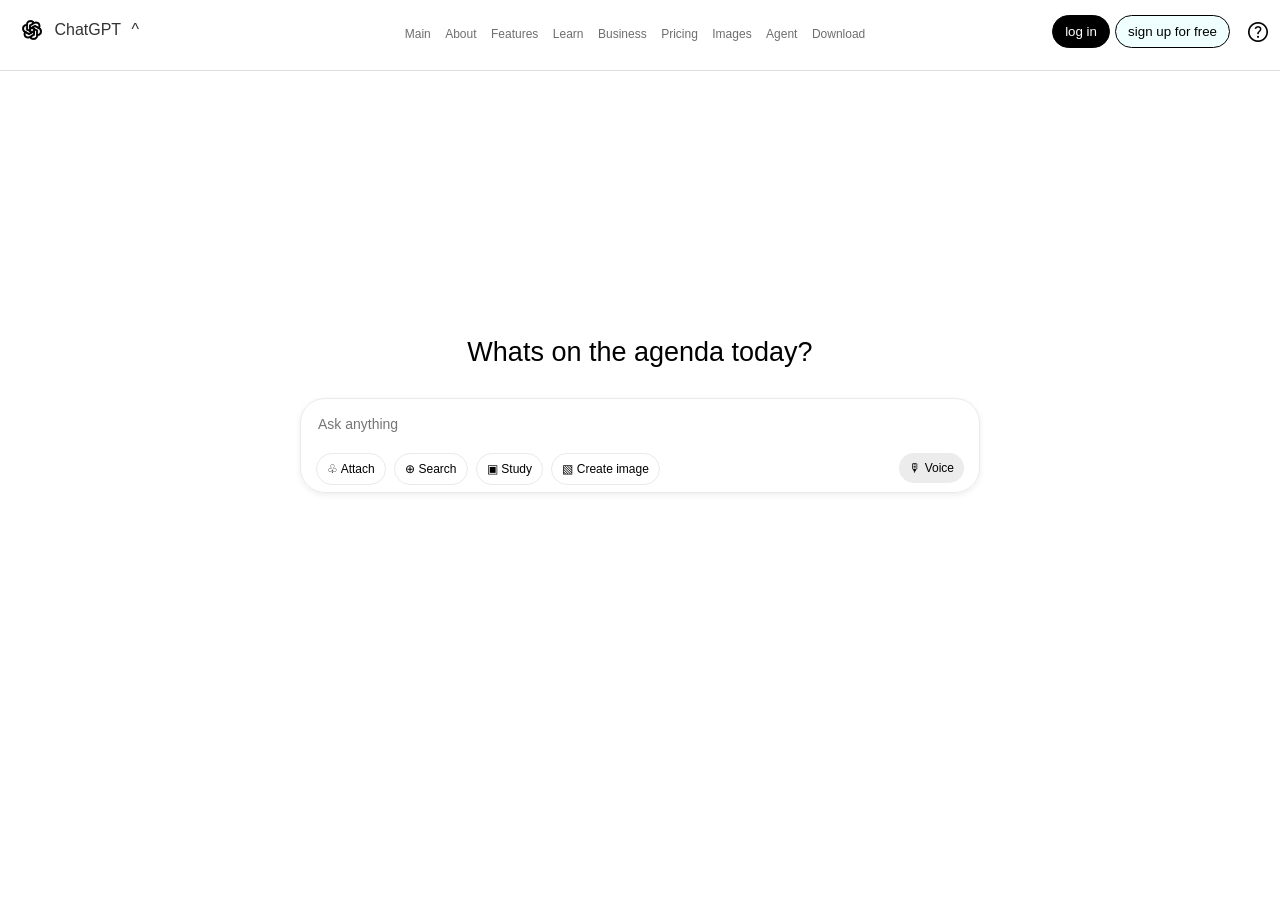
<file: index.html>
<!DOCTYPE html>
<html lang="en"  dir="ltr">
<head>
    <meta charset="UTF-8">
    <meta name="viewport" content="width=device-width, initial-scale=1.0">
    <title>Document</title>
     <link rel="stylesheet" href="/index.css">
    <link rel="stylesheet" href="https://fonts.googleapis.com/css2?family=Material+Symbols+Outlined:opsz,wght,FILL,GRAD@20..48,100..700,0..1,-50..200&icon_names=help" />

</head>
<body>
    <section class="page">
        <div class="topPage">
        <a href="index.html" class="siteLogo">
            <img src="chatGPT.png" alt="ChatGPT Logo">
            <span>ChatGPT</span>
            <span>^</span>
        </a>    
        <div class="buttonicon">
        <span class="material-symbols-outlined">help</span>
        <button class="signup">sign up for free</button>
        <button class="login">log in</button>
        </div>
        <nav class="navBar">
            <ul>
                <li><a href="index.html">Main</a></li>
                <li><a href="#">About</a></li>
                <li><a href="#">Features</a></li>
                <li><a href="#">Learn</a></li>
                <li><a href="#">Business</a></li>
                <li><a href="#">Pricing</a></li>
                <li><a href="images.html">Images</a></li>
                <li><a href="agent.html">Agent</a></li>
                <li><a href="#">Download</a></li>
            </ul>
        </nav>

    </div>

    <div class="downPage">
        <h1>Whats on the agenda today?</h1>
        
        <div class="messageBox">
        <textarea placeholder="Ask anything"></textarea>
        <div class="bottomButtons">
        <button>♧ Attach</button>
        <button>⊕ Search</button>
        <button>▣ Study</button>
        <button>▧ Create image</button>
        <button class="voice">🎙 Voice</button>
     </div>

    </div>
   </section>
</body>
</html>
</file>
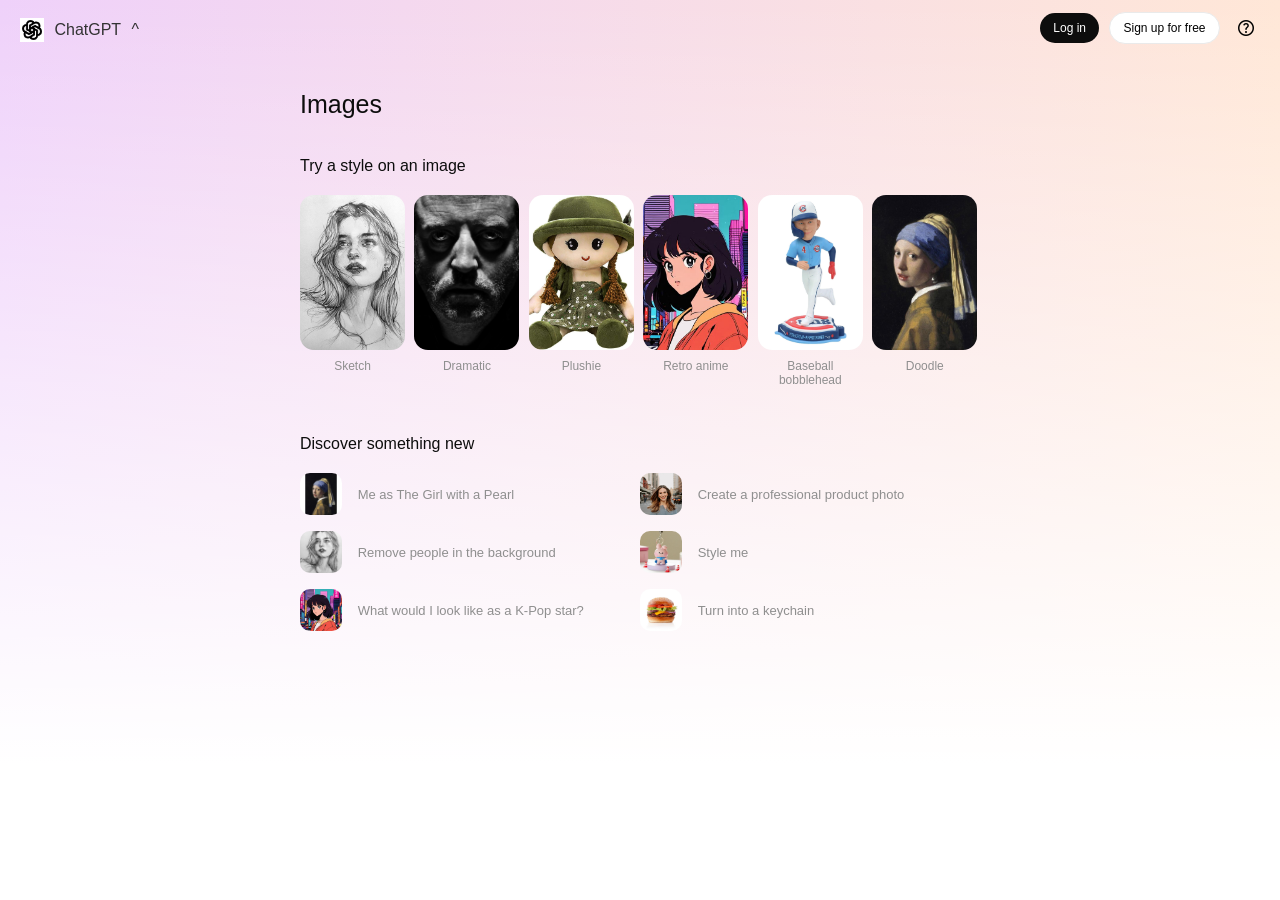
<file: images.html>
<!DOCTYPE html>
<html lang="en" dir="ltr">
<head>
    <meta charset="UTF-8">
    <meta name="viewport" content="width=device-width, initial-scale=1.0">
    <title>Images - ChatGPT</title>
    <link rel="stylesheet" href="images.css">
    <link rel="stylesheet" href="https://fonts.googleapis.com/css2?family=Material+Symbols+Outlined">
</head>
<body>

    <header class="topPage">
        <a href="index.html" class="siteLogo">
            <img src="chatGPT.png" alt="ChatGPT Logo">
            <span>ChatGPT</span>
            <span>^</span>
        </a>

        <div class="buttonicon">
            <button class="login">Log in</button>
            <button class="signup">Sign up for free</button>
            <button class="help" aria-label="Help">
                <span class="material-symbols-outlined">help</span>
            </button>
        </div>
    </header>

    <main class="imagesPage">

        <h1>Images</h1>

        <section class="gallerySection">
            <h2>Try a style on an image</h2>

            <div class="gallery">

                <figure>
                    <img src="girl.jpg" alt="Sketch style">
                    <figcaption>Sketch</figcaption>
                </figure>

                <figure>
                    <img src="dramatic.png" alt="Dramatic style">
                    <figcaption>Dramatic</figcaption>
                </figure>

                <figure>
                    <img src="dubi.png" alt="Plushie style">
                    <figcaption>Plushie</figcaption>
                </figure>

                <figure>
                    <img src="anima.png" alt="Retro anime style">
                    <figcaption>Retro anime</figcaption>
                </figure>

                <figure>
                    <img src="basball.png" alt="Baseball bobblehead">
                    <figcaption>Baseball bobblehead</figcaption>
                </figure>

                <figure>
                    <img src="pearel.png" alt="Doodle style">
                    <figcaption>Doodle</figcaption>
                </figure>

            </div>
        </section>

        <section class="discoverSection">
            <h2>Discover something new</h2>

            <div class="discoverList">

                <article class="discoverCard">
                    <img src="pearel.png" alt="Girl with a Pearl Earring">
                    <span>Me as The Girl with a Pearl</span>
                </article>

                <article class="discoverCard">
                    <img src="girl.png" alt="Product photo">
                    <span>Create a professional product photo</span>
                </article>

                <article class="discoverCard">
                    <img src="girl.jpg" alt="Remove background people">
                    <span>Remove people in the background</span>
                </article>

                <article class="discoverCard">
                    <img src="dubi2.png" alt="Style transformation">
                    <span>Style me</span>
                </article>

                <article class="discoverCard">
                    <img src="anima.png" alt="K-Pop style">
                    <span>What would I look like as a K-Pop star?</span>
                </article>

                <article class="discoverCard">
                    <img src="food.png" alt="Keychain">
                    <span>Turn into a keychain</span>
                </article>

            </div>
        </section>

    </main>

</body>
</html>
</file>
<file: index.css>
body {
    margin: 0;
    font-family: Arial, sans-serif;
}
 .material-symbols-outlined {
  font-variation-settings:
  'FILL' 0,
  'wght' 400,
  'GRAD' 0,
  'opsz' 40
}
 .page {
position: relative;
}

.topPage {
position: relative;
height: 70px;
border-bottom: 1px solid #ddd;
}


.material-symbols-outlined {
position: absolute;
right: 10px;
top: 20px;
}


.signup {
position: absolute;
right: 50px;
top: 15px;
background-color: azure;
}


.login {
position: absolute;
right: 170px;
top: 15px;
background-color: black;
color: white;
}


.signup, .login {
padding: 8px 12px;
border: 1px solid black;
border-radius: 20px;
cursor: pointer;
}

.navBar {
    position: absolute;
    left: 50%;
    top: 24px;
    transform: translateX(-50%);
}

.navBar ul {
    margin: 0;
    padding: 0;
    list-style: none;
    white-space: nowrap;
}


.navBar li {
    display: inline-block;
    margin-right: 10px;
}

.navBar a {
    font-size: 12px;
    color: #6E6E6E;
    text-decoration: none;
}


.messageBox {
    position: relative;
    width: 100%;
    height: 95px;
    border: 1px solid #EAEAEA;
    border-radius: 25px;
    padding: 15px;
    box-shadow: 0 2px 6px #EEEEEE;
    box-sizing: border-box;
}



.downPage {
    position: absolute;
    top: 35vh;
    left: 50%;
    transform: translateX(-50%);
    width: 680px;
}
.downPage h1 {
    font-family: Arial, sans-serif;
    font-size: 27px;
    font-weight: 400;
    text-align: center;
    margin-bottom: 30px;
}


.messageBox textarea {
    display: block;
    width: 100%;
    height: 35px;

    border: none;
    outline: none;
    resize: none;
    font-family: Arial, sans-serif;
    font-size: 14px;
}

.bottomButtons {
    position: relative;
    height: 35px;
    white-space: nowrap;
    padding-right: 85px;
}

.bottomButtons button {
    display: inline-block;
    padding: 8px 10px;
    margin-right: 4px;
    border: 1px solid #EAEAEA;
    border-radius: 25px;
    background-color: #FFFFFF;
    font-size: 12px;
    cursor: pointer;
}

.bottomButtons .voice {
    position: absolute;
    right: 0;
    top: 0;
    margin-right: 0;
    background-color: #ECECEC;
    border: none;
}


.siteLogo {
    position: absolute;
    left: 20px;
    top: 18px;
    text-decoration: none;
    color: #333;
    white-space: nowrap;
}

.siteLogo img {
    width: 24px;
    height: 24px;
    object-fit: contain;
    vertical-align: middle;
}

.siteLogo span {
    display: inline-block;
    vertical-align: middle;
    margin-left: 6px;
    font-size: 16px;
}
</file>
<file: images.css>
* {
    box-sizing: border-box;
}

body {
    margin: 0;
    min-height: 100vh;
    font-family: Arial, sans-serif;
    color: #0D0D0D;

    background: linear-gradient(
        to bottom,
        transparent 0%,
        #FFFFFF 85%
    ),
    linear-gradient(
        to right,
        #EFD1FA,
        #FFE7D7
    );
}

/* Header */

.topPage {
    position: relative;
    height: 70px;
}

.siteLogo {
    position: absolute;
    left: 20px;
    top: 18px;
    text-decoration: none;
    color: #333;
    white-space: nowrap;
}

.siteLogo img {
    width: 24px;
    height: 24px;
    object-fit: contain;
    vertical-align: middle;
}

.siteLogo span {
    display: inline-block;
    vertical-align: middle;
    margin-left: 6px;
    font-size: 16px;
}

.buttonicon {
    position: absolute;
    right: 20px;
    top: 12px;
    white-space: nowrap;
}

.buttonicon button {
    display: inline-block;
    vertical-align: middle;
    padding: 8px 13px;
    border-radius: 25px;
    cursor: pointer;
    font-size: 12px;
}

.login {
    background-color: #0D0D0D;
    color: white;
    border: none;
}

.signup {
    background-color: white;
    border: 1px solid #EAEAEA;
    margin-left: 6px;
}

.buttonicon .help {
    border: none;
    background: transparent;
    padding: 4px;
    margin-left: 8px;
}

.help span {
    font-size: 20px;
    vertical-align: middle;
}

/* Main */

.imagesPage {
    width: 680px;
    margin: 20px auto 0;
}

.imagesPage h1 {
    font-size: 25px;
    font-weight: 500;
    margin: 0 0 38px;
}

/* Gallery */

.gallerySection {
    position: relative;
}

.gallerySection h2,
.discoverSection h2 {
    font-size: 16px;
    font-weight: 500;
    margin-bottom: 20px;
}

.gallery {
    white-space: nowrap;
}

.gallery figure {
    display: inline-block;
    vertical-align: top;
    width: 105px;
    margin: 0 5px 0 0;
    white-space: normal;
}

.gallery figure img {
    display: block;
    width: 105px;
    height: 155px;
    object-fit: cover;
    border-radius: 14px;
}

.gallery figcaption {
    margin-top: 9px;
    font-size: 12px;
    color: #8F8F8F;
    text-align: center;
}

/* Discover */

.discoverSection {
    margin-top: 48px;
}

.discoverList {
    font-size: 0;
}

.discoverCard {
    display: inline-block;
    width: 50%;
    height: 58px;
    vertical-align: top;
    font-size: 13px;
    color: #8F8F8F;
    white-space: nowrap;
}

.discoverCard img {
    width: 42px;
    height: 42px;
    object-fit: cover;
    border-radius: 10px;
    vertical-align: middle;
    margin-right: 12px;
}

.discoverCard span {
    display: inline-block;
    vertical-align: middle;
}
</file>
